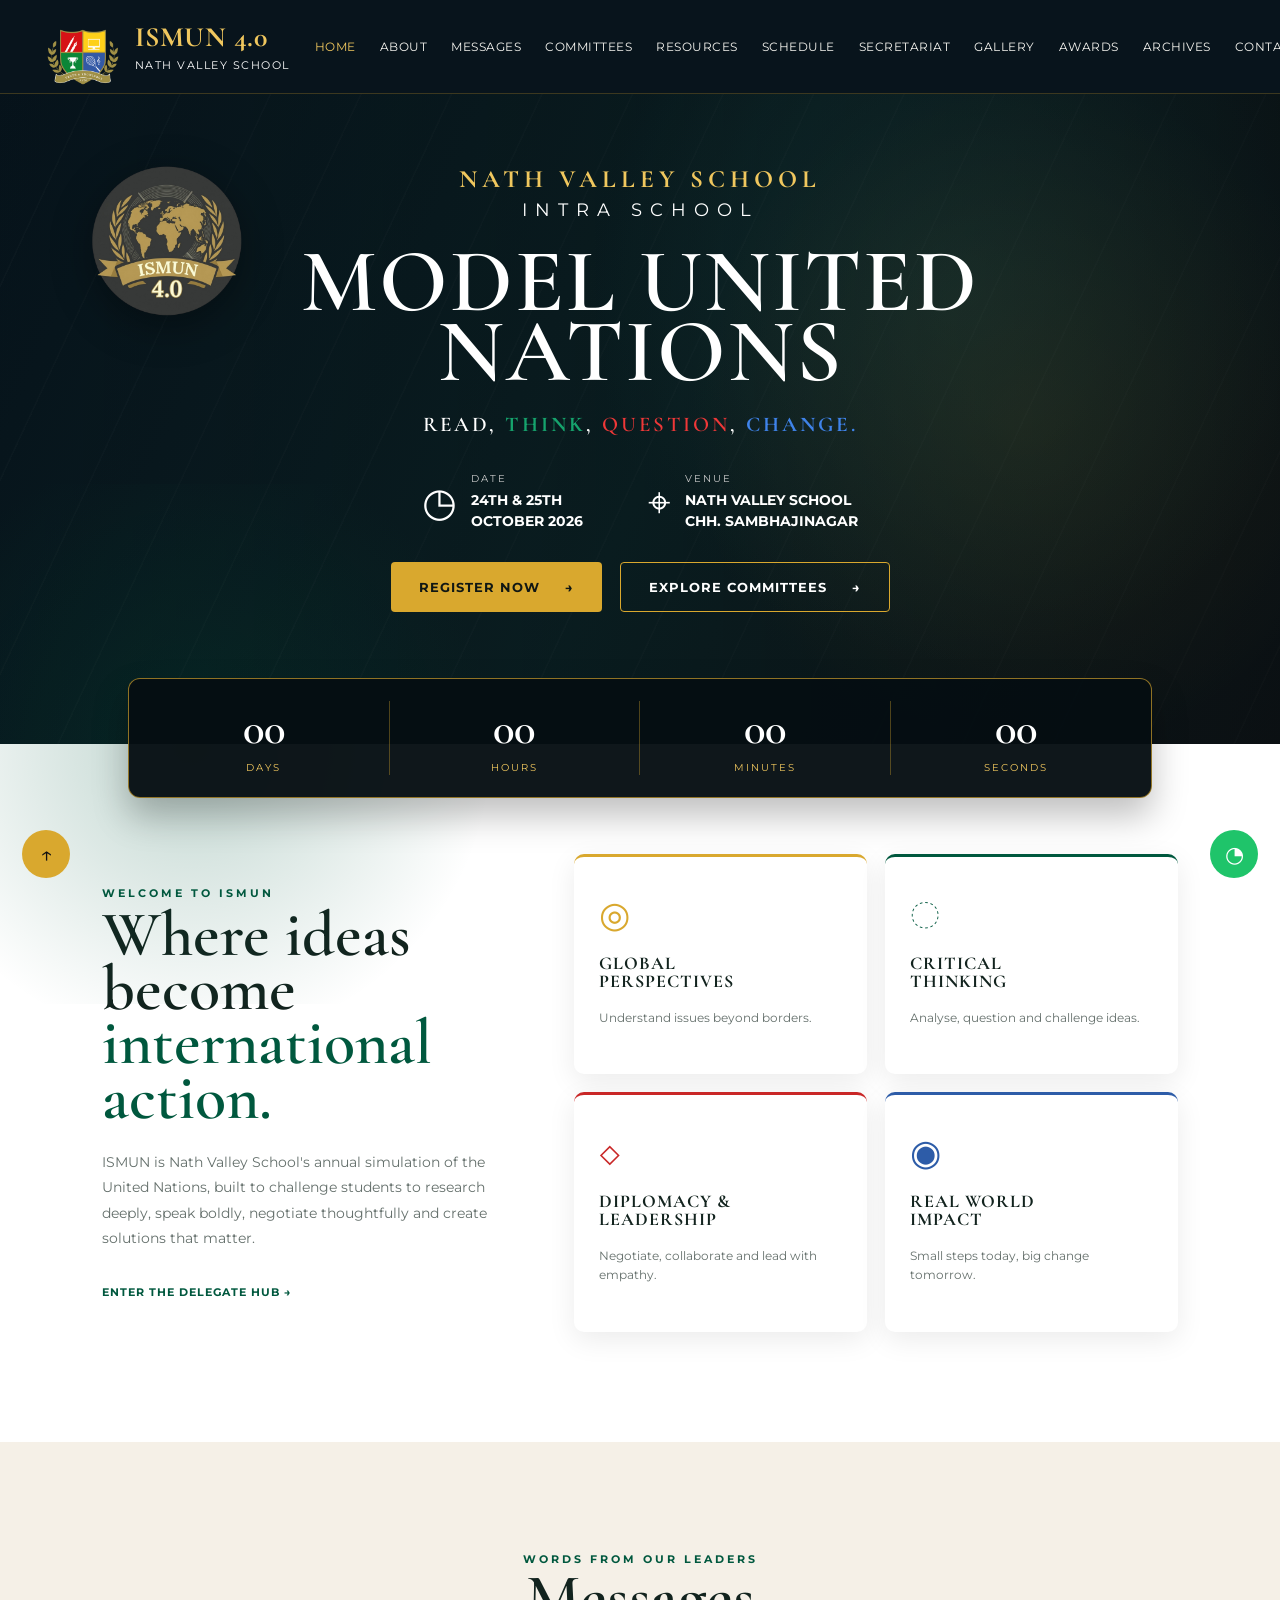
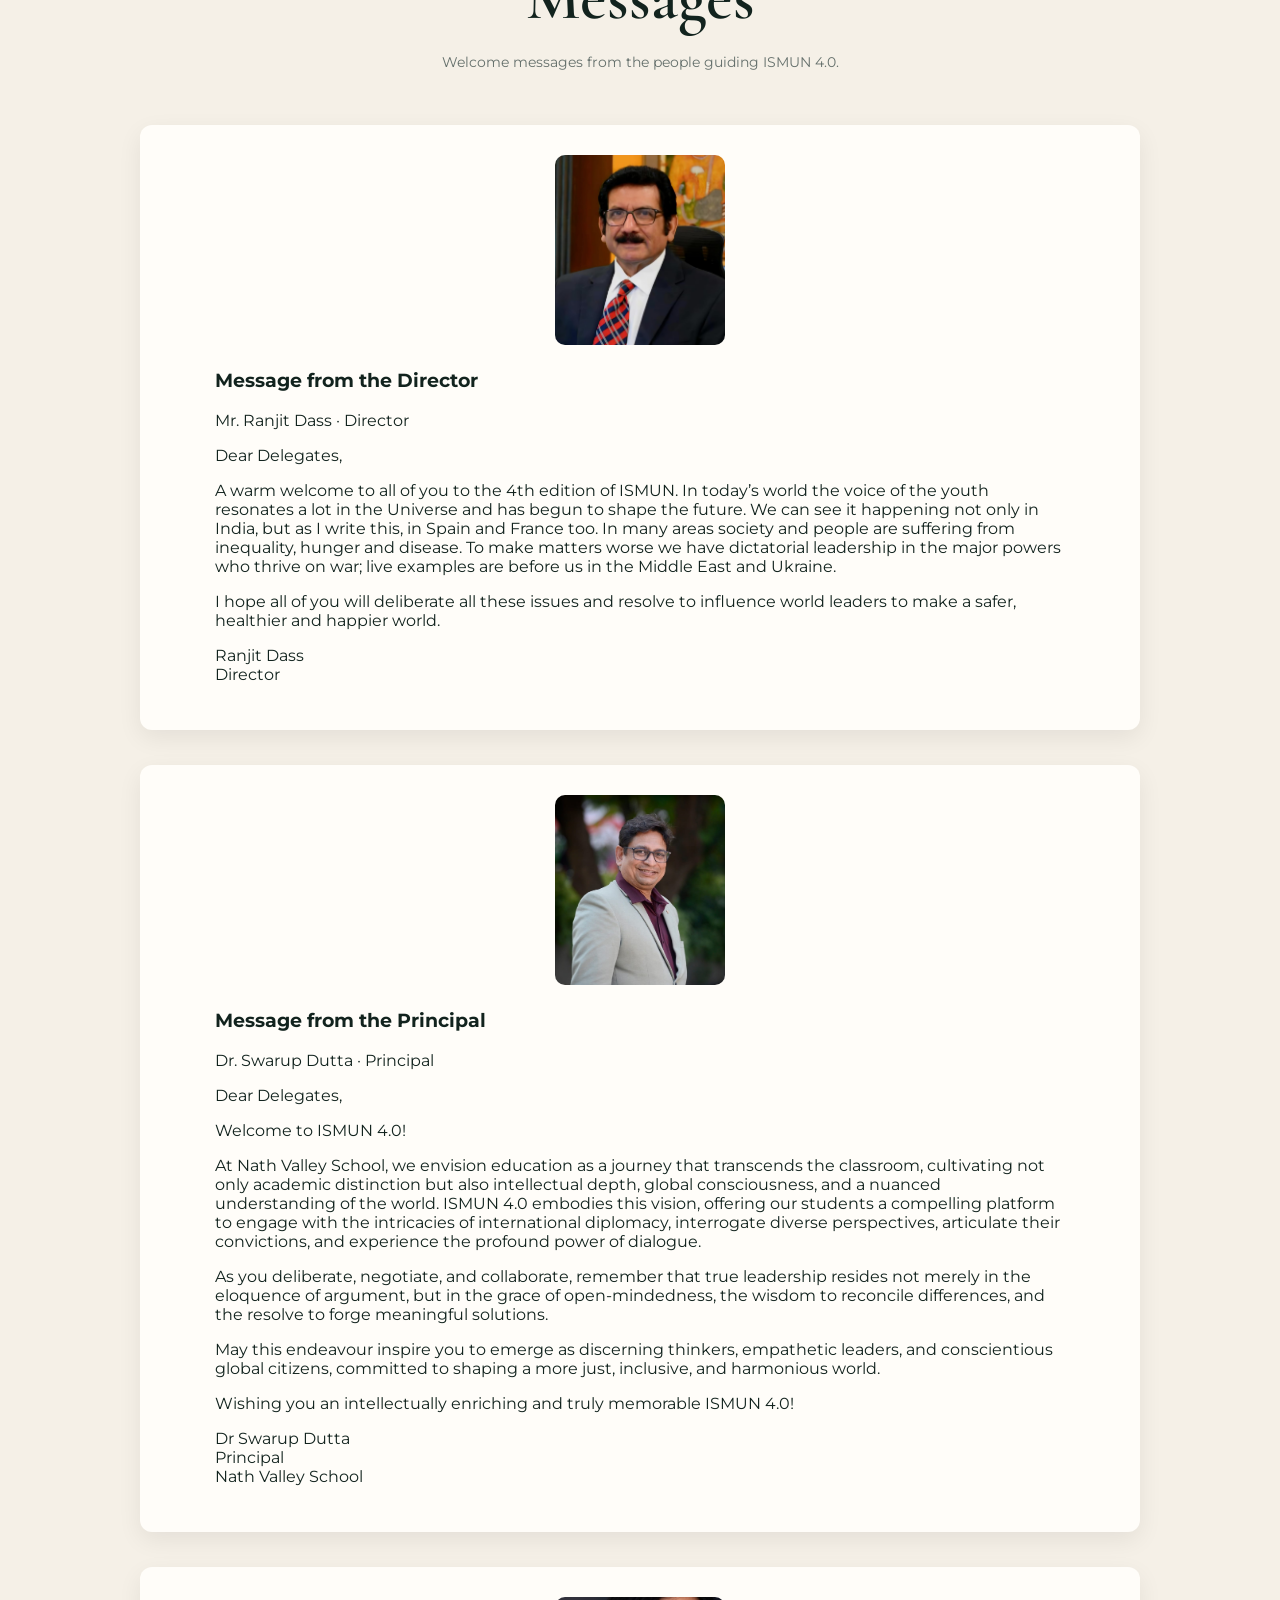
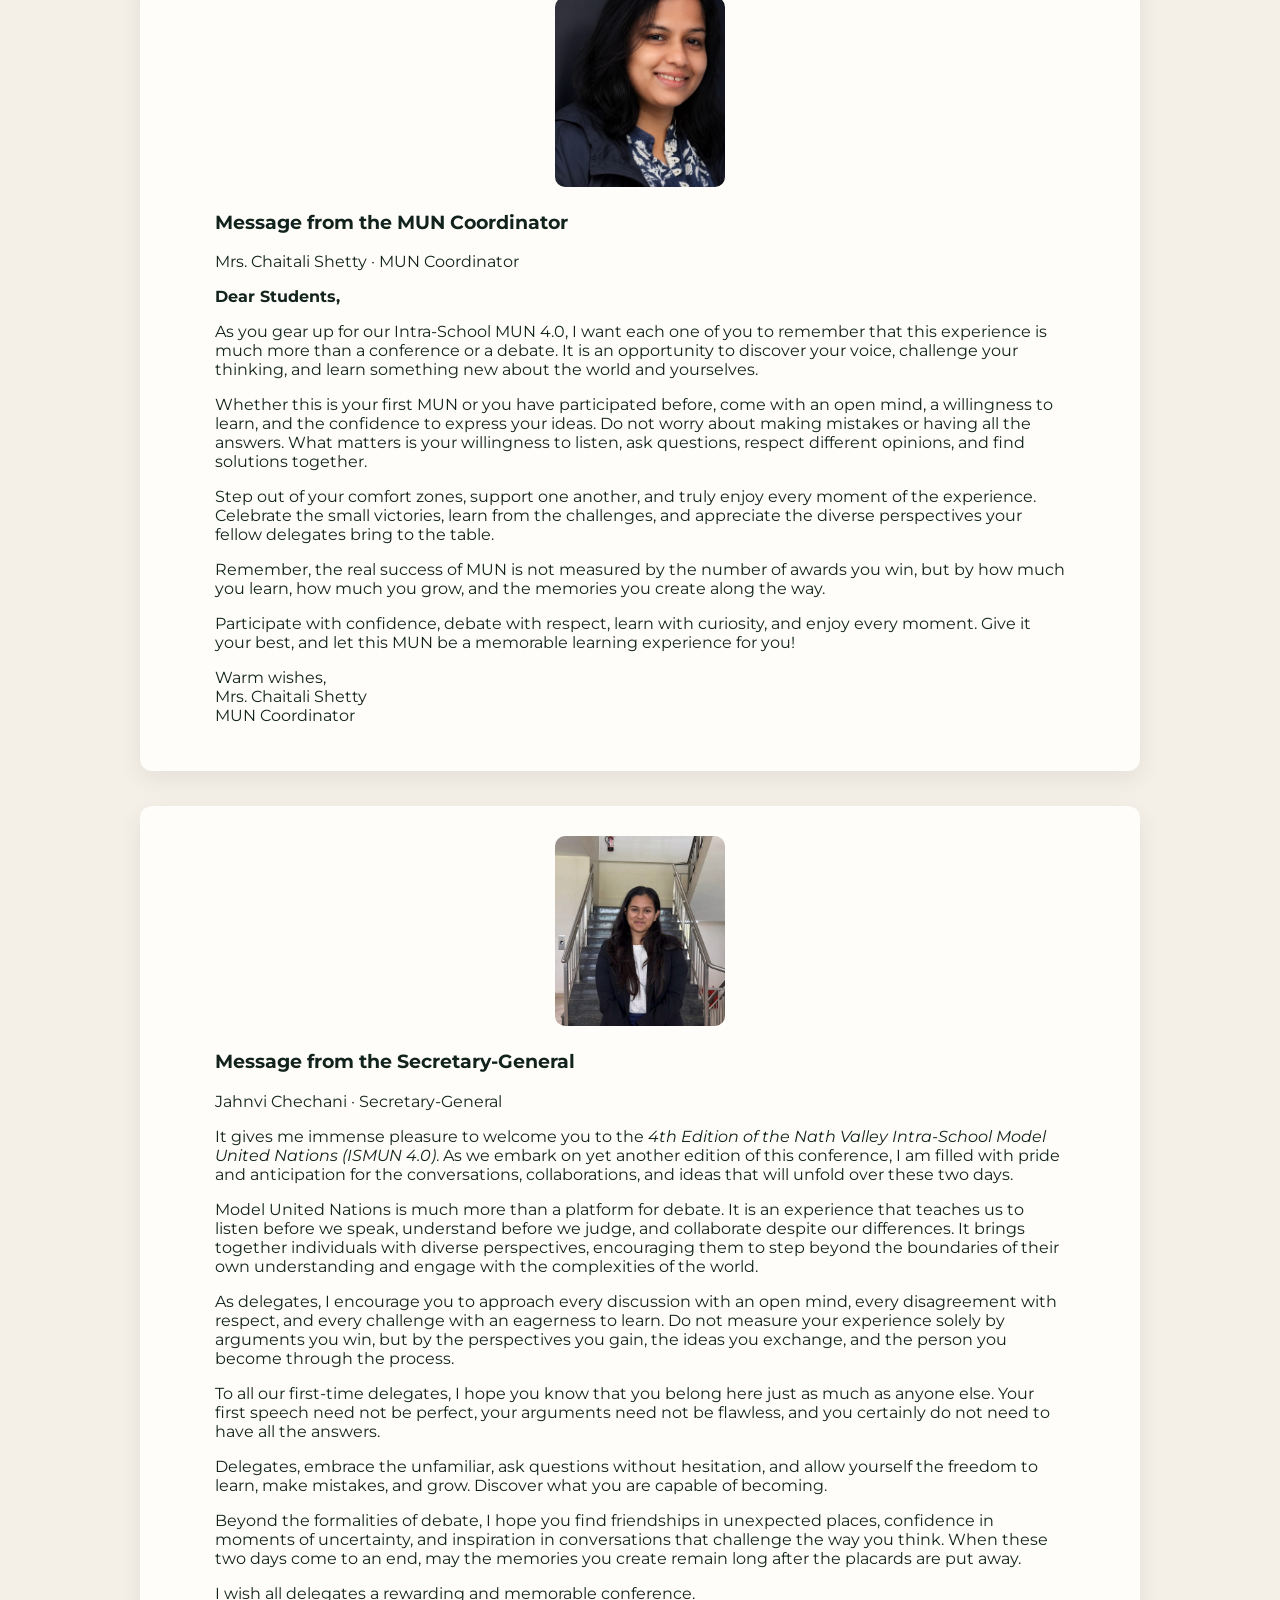
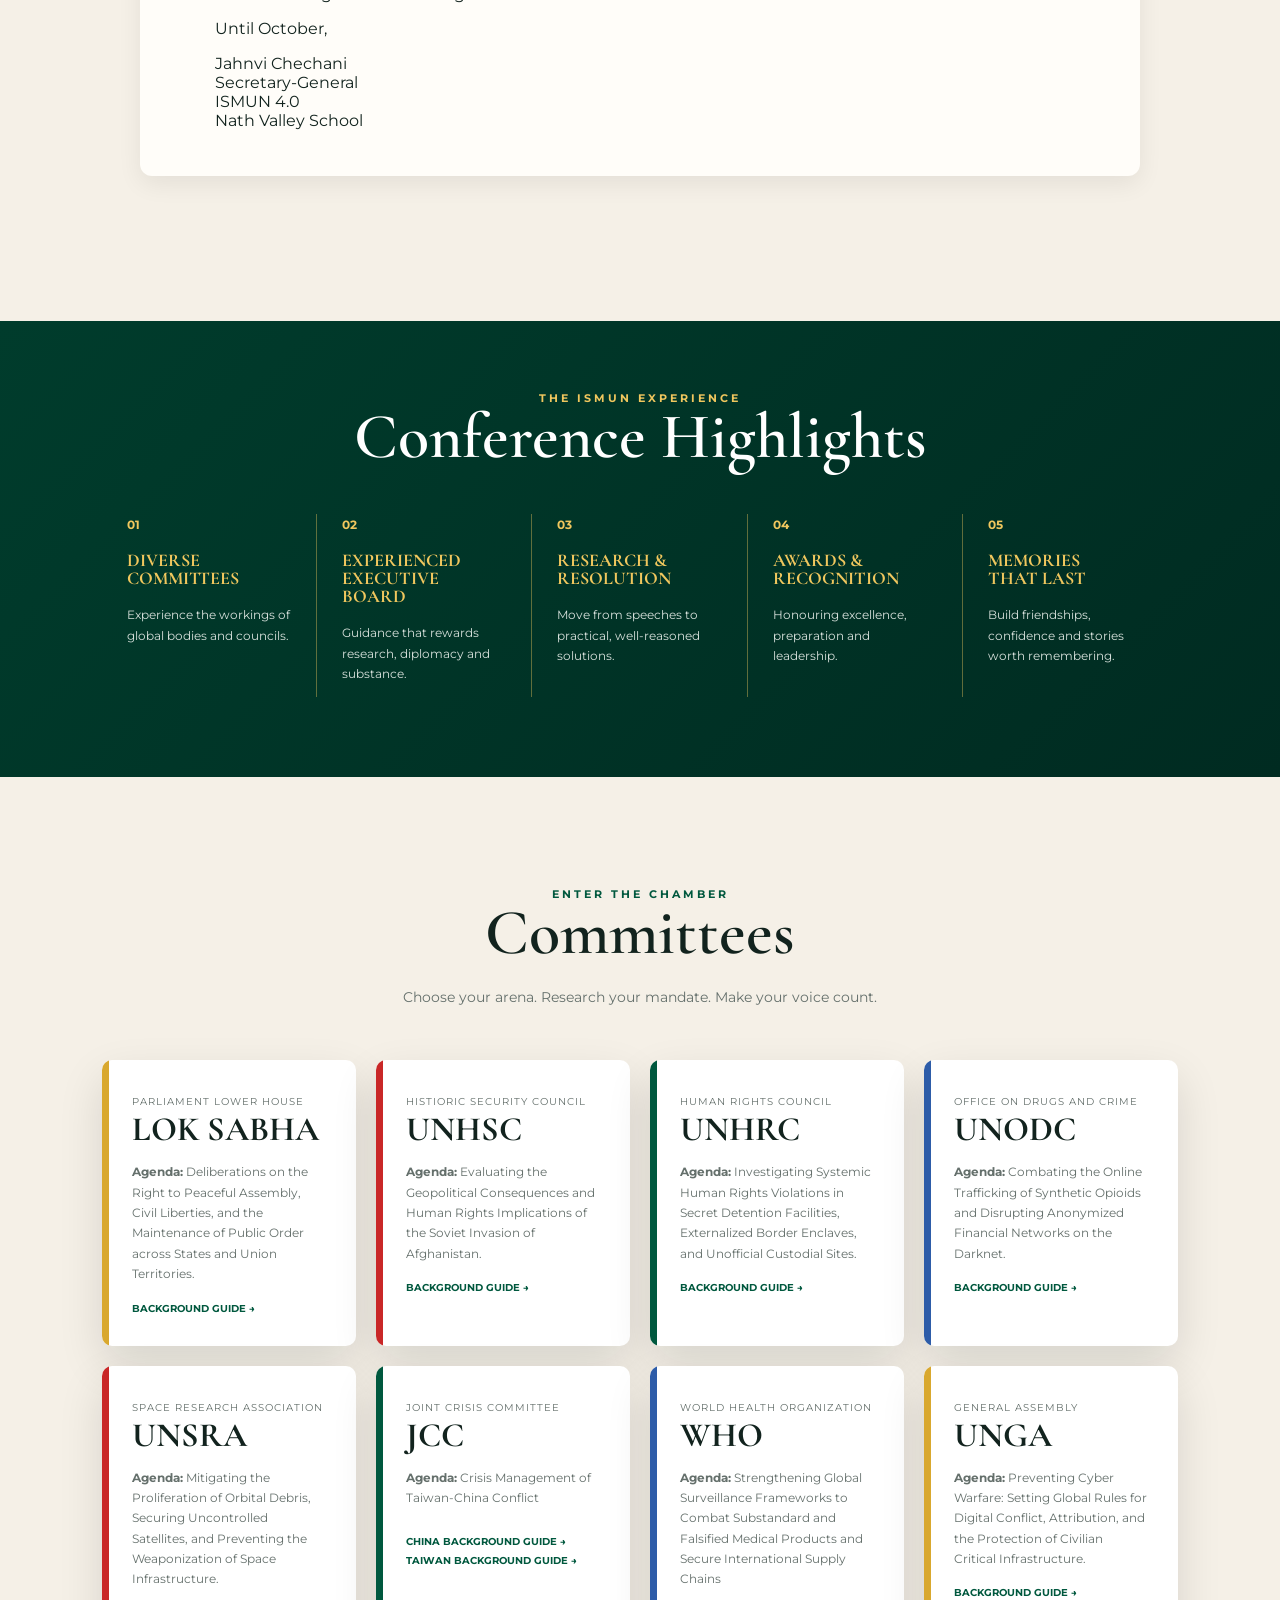
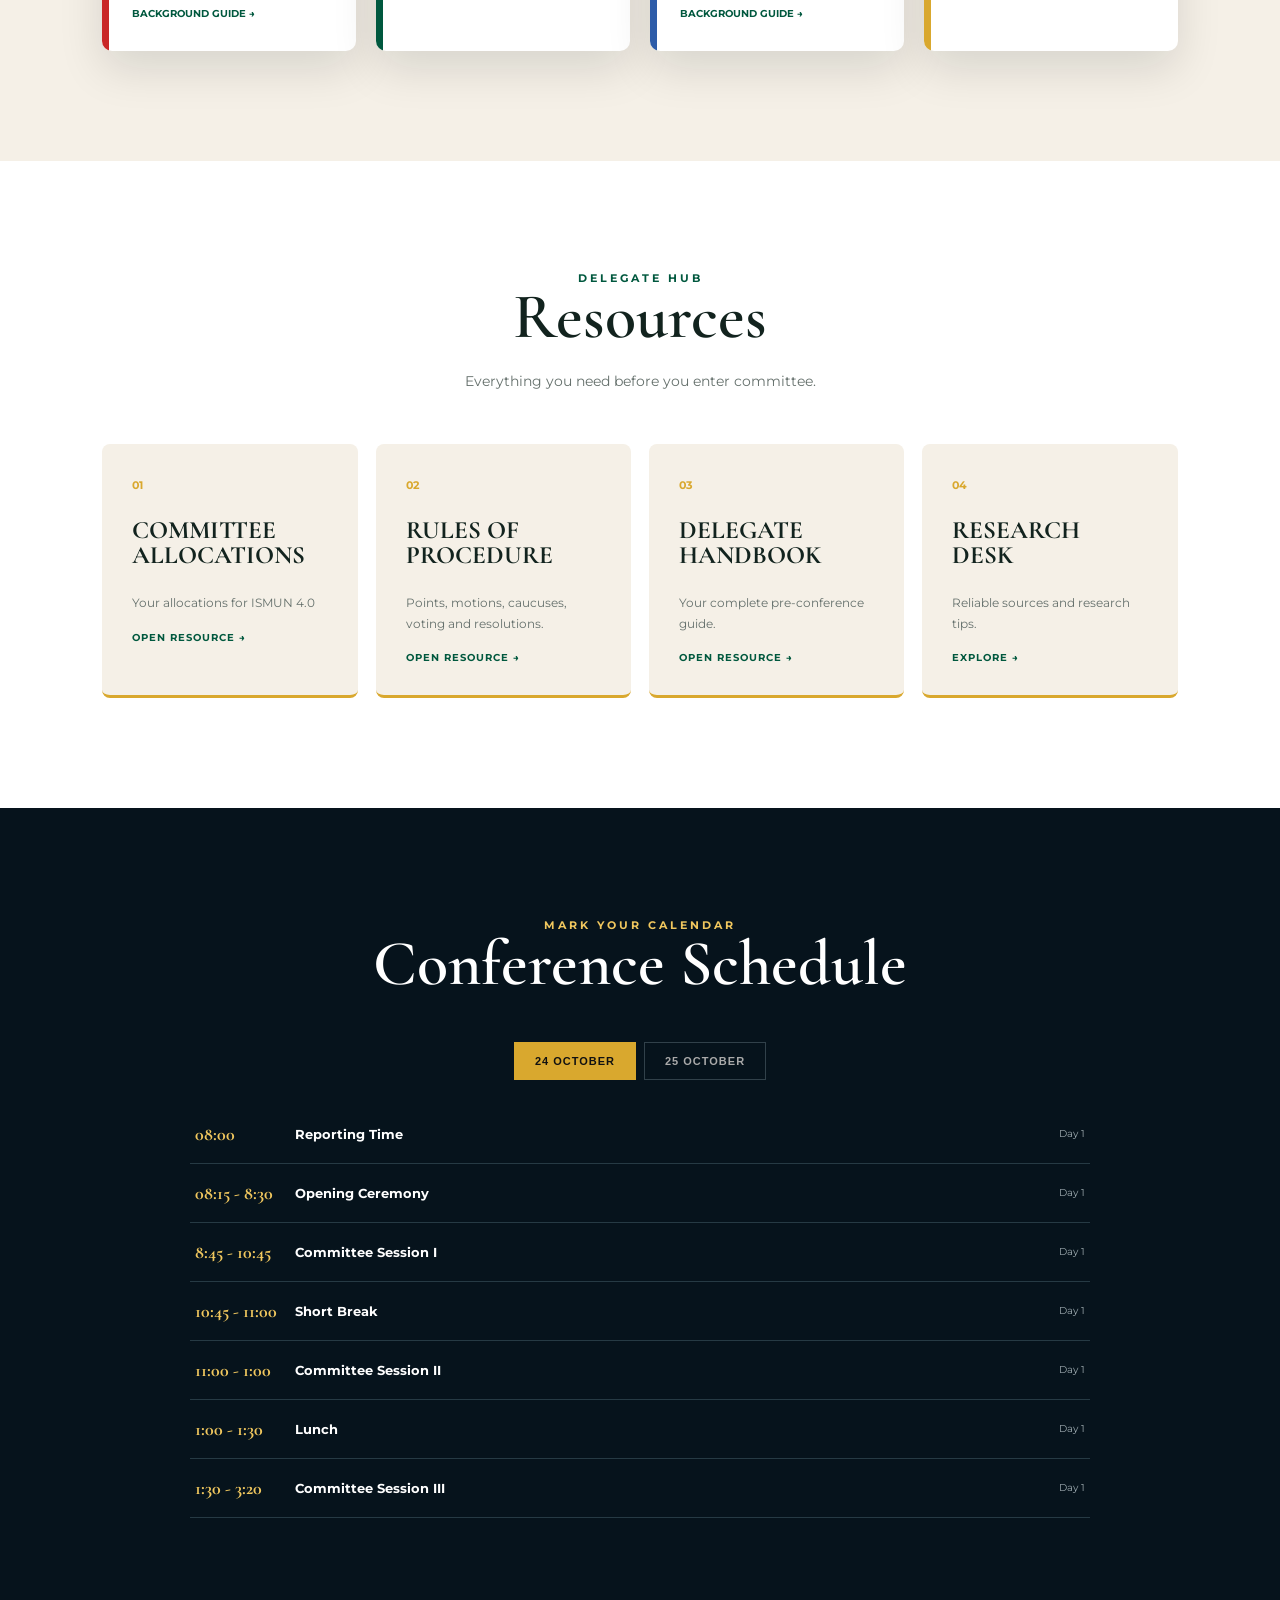
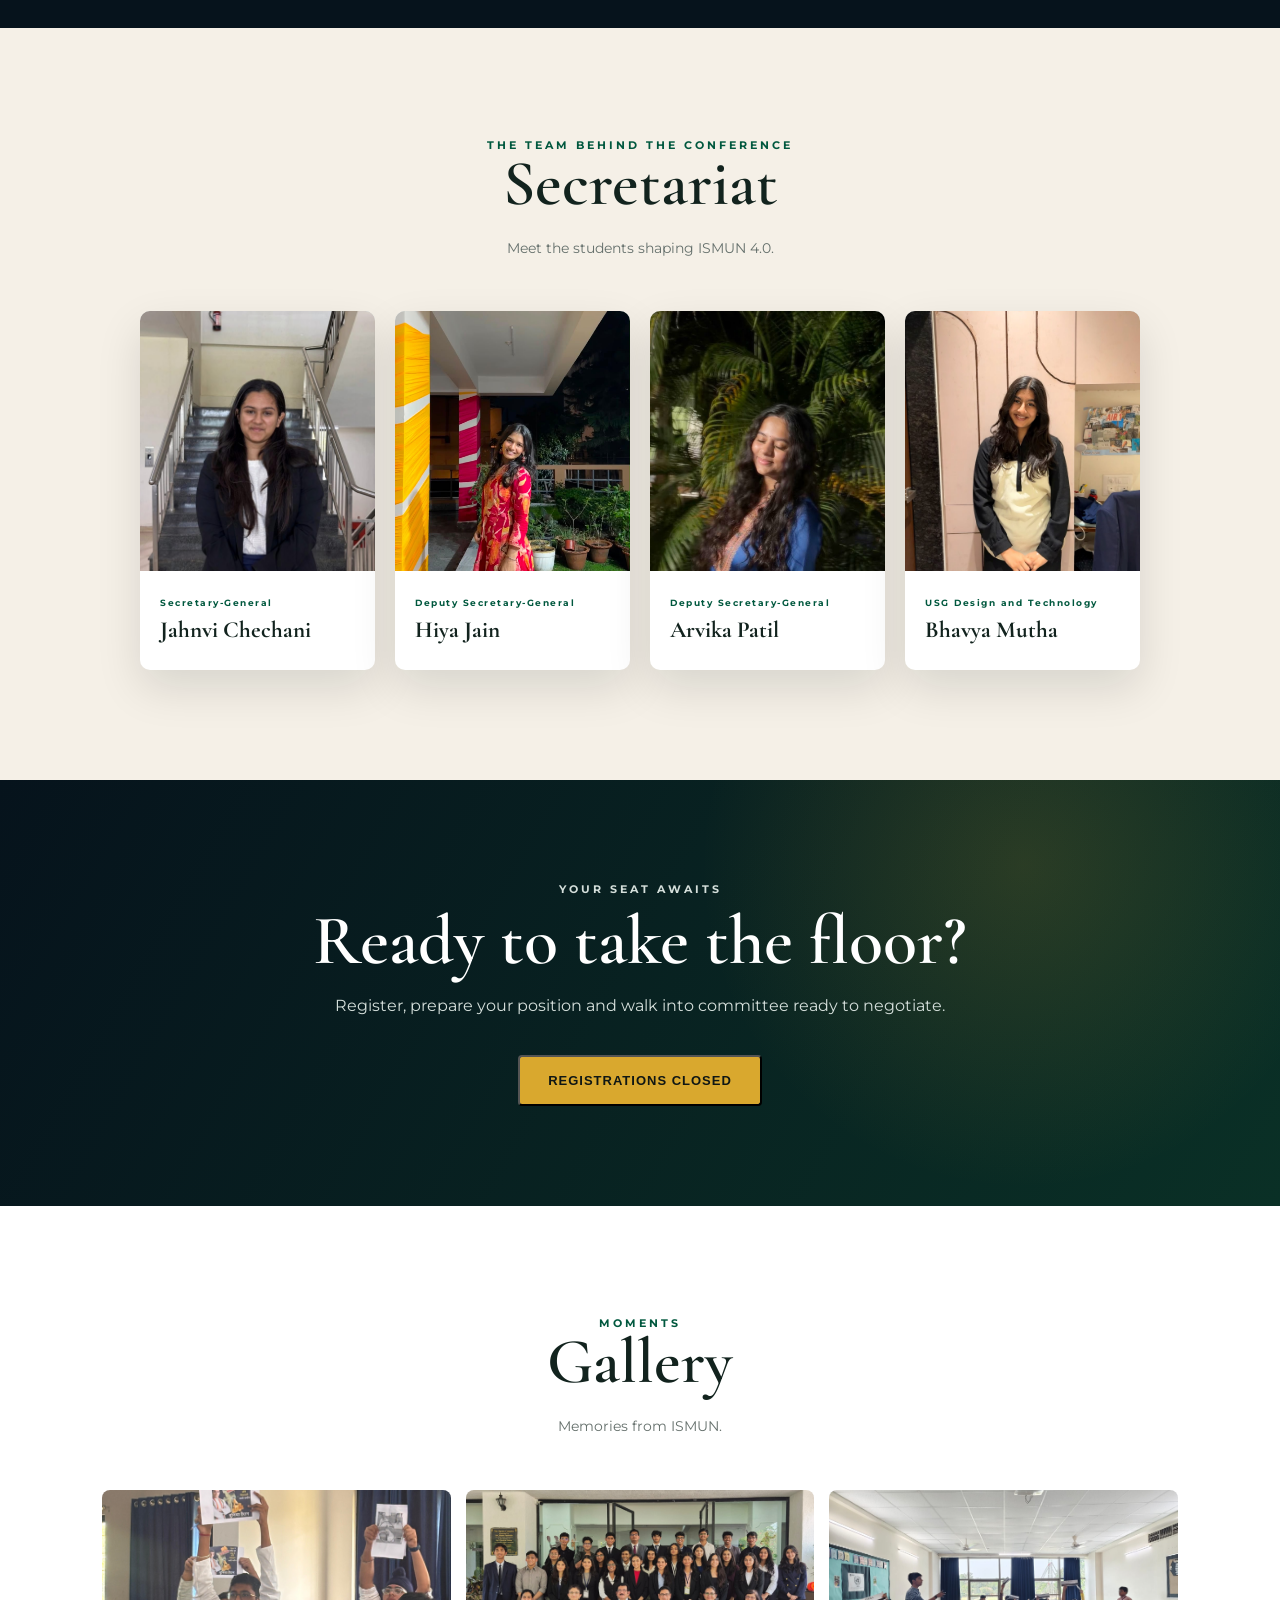
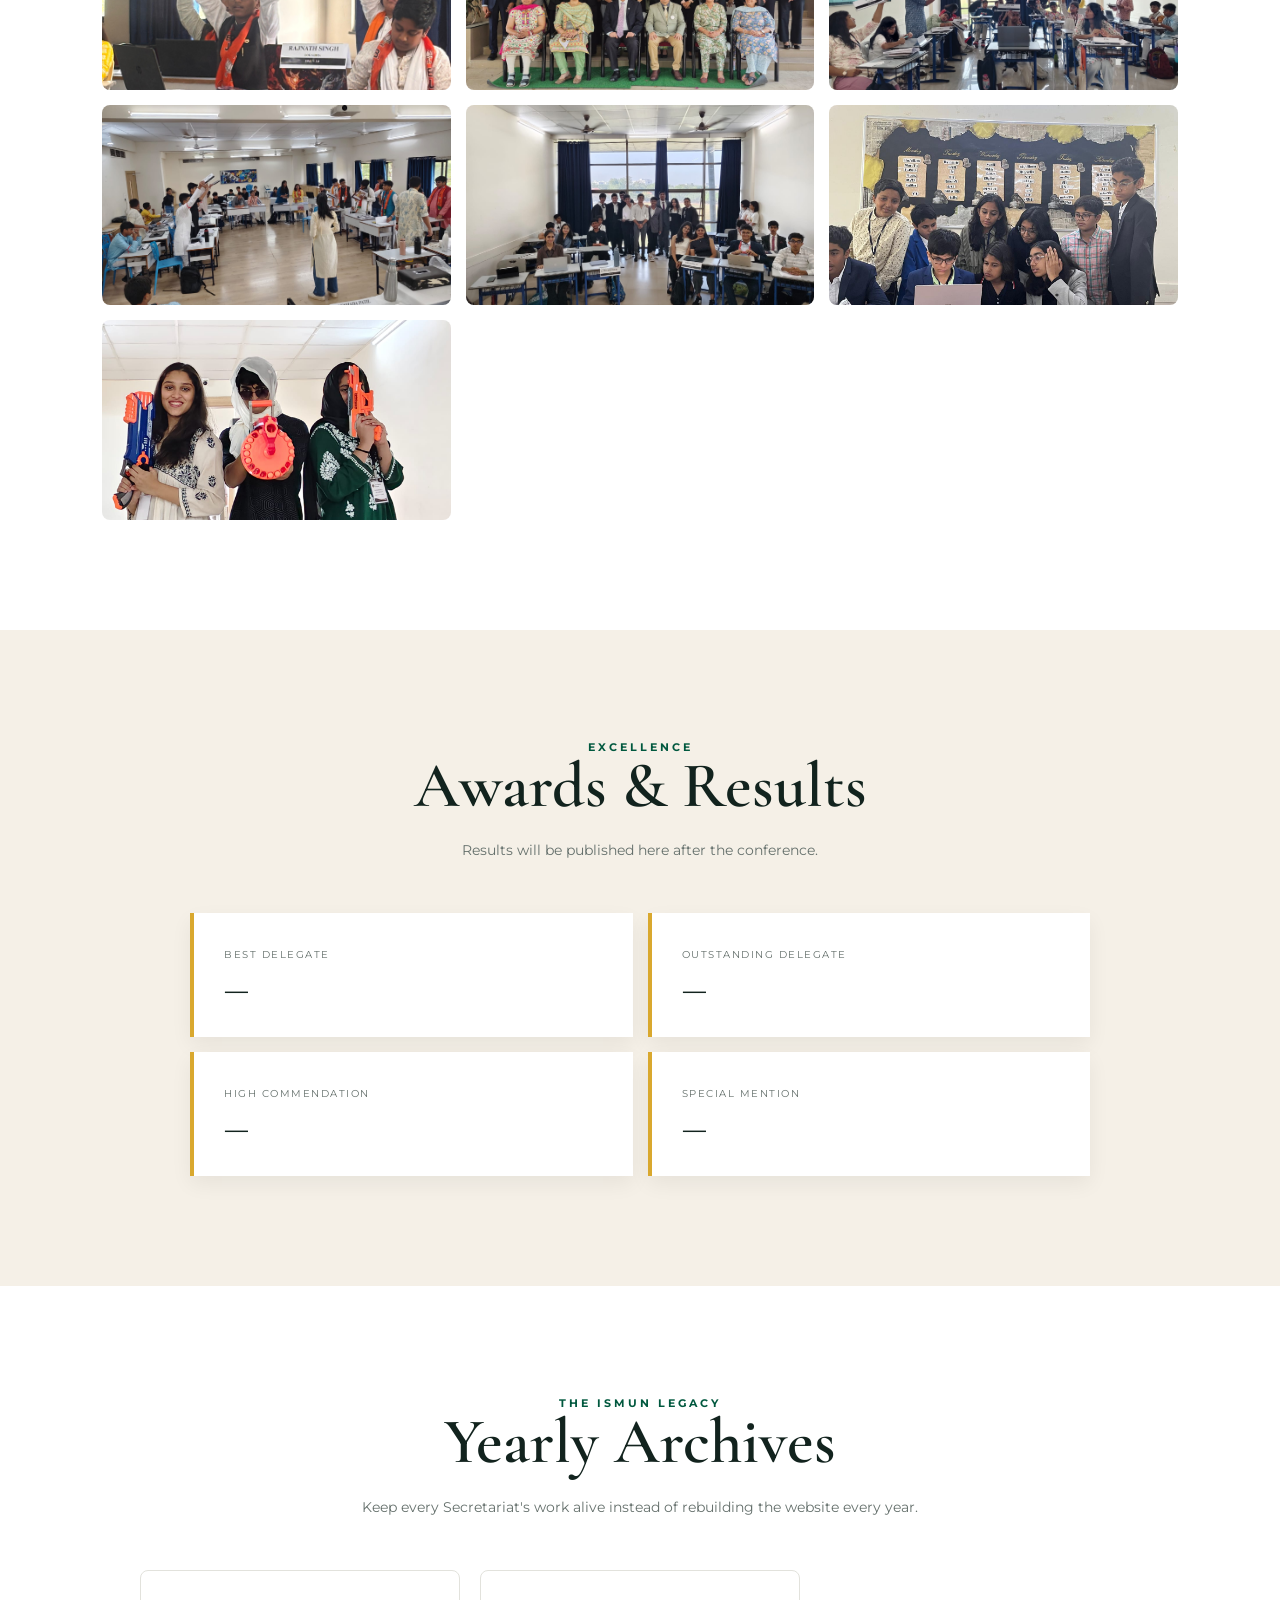
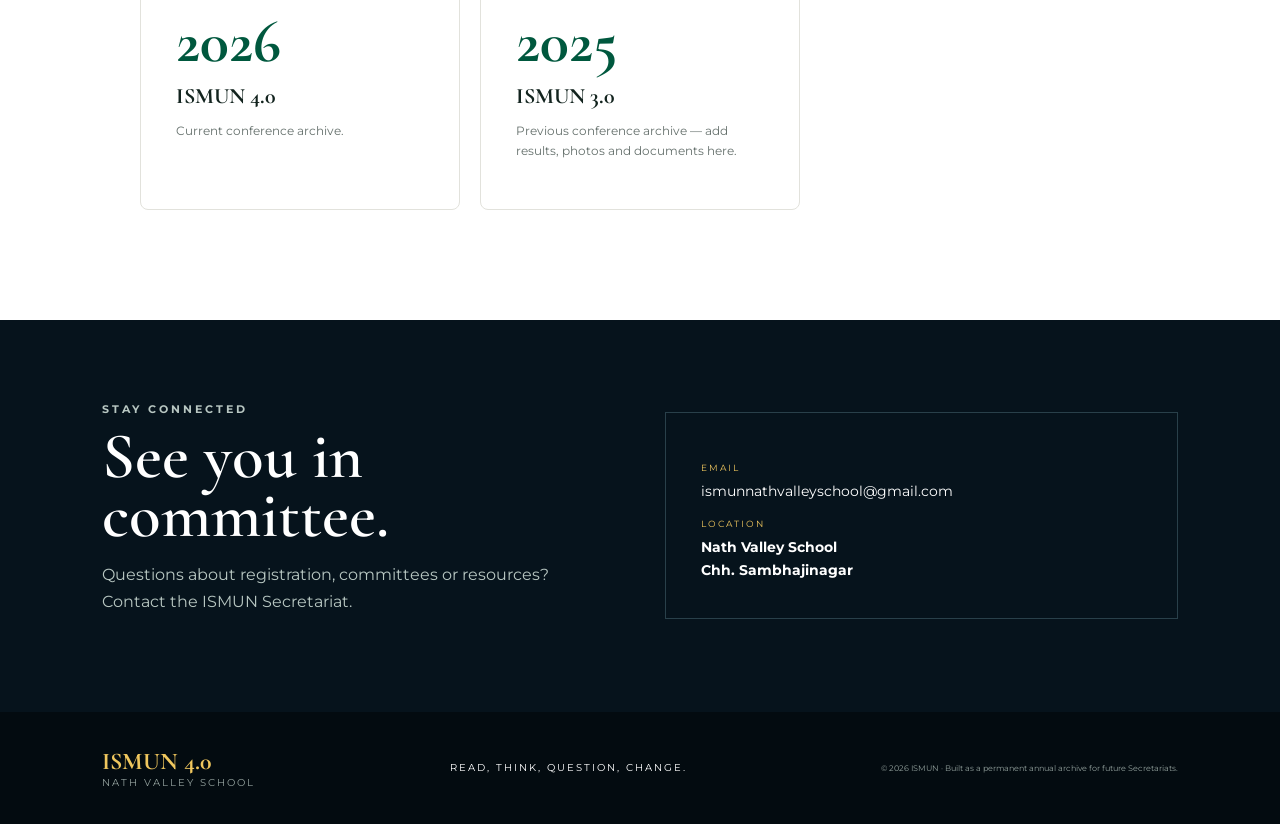
<file: index.html>
<!DOCTYPE html>
<html lang="en">
<head>
<meta charset="UTF-8">
<meta name="viewport" content="width=device-width, initial-scale=1.0">
<meta name="description" content="ISMUN 4.0 — Intra School Model United Nations, Nath Valley School, Chh. Sambhajinagar.">
<title>ISMUN 4.0 | Nath Valley School</title>

<link rel="preconnect" href="https://fonts.googleapis.com">
<link rel="preconnect" href="https://fonts.gstatic.com" crossorigin>
<link href="https://fonts.googleapis.com/css2?family=Cormorant+Garamond:wght@500;600;700&family=Montserrat:wght@400;500;600;700&display=swap" rel="stylesheet">

<link rel="stylesheet" href="style.css">
</head>

<body>

<header class="site-header">
  <a class="brand" href="#home">
    <img src="assets/school-crest.png" alt="Nath Valley School crest">
    <div>
      <strong>ISMUN 4.0</strong>
      <span>NATH VALLEY SCHOOL</span>
    </div>
  </a>

  <button class="menu-toggle" aria-label="Open menu">☰</button>

  <nav id="nav">
    <a href="#home" class="active">HOME</a>
    <a href="#about">ABOUT</a>
    <a href="#messages">MESSAGES</a>
    <a href="#committees">COMMITTEES</a>
    <a href="#resources">RESOURCES</a>
    <a href="#schedule">SCHEDULE</a>
    <a href="#secretariat">SECRETARIAT</a>
    <a href="#gallery">GALLERY</a>
    <a href="#awards">AWARDS</a>
    <a href="#archives">ARCHIVES</a>
    <a href="#contact">CONTACT</a>
    <a class="nav-cta" href="#" onclick="alert('REGISTRATIONS CLOSED'); return false;">REGISTER NOW</a>
  </nav>
</header>

<main>

<!-- HOME -->
<section id="home" class="hero">
  <div class="hero-glow"></div>
  <div class="hero-grid"></div>

  <div class="hero-content reveal">
    <img class="ismun-mark" src="assets/ismun-4.0-logo.png" alt="ISMUN 4.0">

    <h2>NATH VALLEY SCHOOL</h2>
 
    <p class="eyebrow">INTRA SCHOOL</p>

    <h1>MODEL UNITED NATIONS</h1>

    <p class="tagline">
      <i>READ</i>, <b>THINK</b>, <em>QUESTION</em>, <strong>CHANGE.</strong>
    </p>

    <div class="event-meta">
      <div>
        <span class="meta-icon">◷</span>
        <div>
          <small>DATE</small>
          <strong>24TH &amp; 25TH<br>OCTOBER 2026</strong>
        </div>
      </div>

      <div>
        <span class="meta-icon">⌖</span>
        <div>
          <small>VENUE</small>
          <strong>NATH VALLEY SCHOOL<br>CHH. SAMBHAJINAGAR</strong>
        </div>
      </div>
    </div>

    <div class="hero-actions">
      <a class="btn gold" href="#registration">REGISTER NOW <span>→</span></a>
      <a class="btn outline" href="#committees">EXPLORE COMMITTEES <span>→</span></a>
    </div>
  </div>

  <div class="countdown" id="countdown">
    <div><strong id="days">00</strong><span>DAYS</span></div>
    <div><strong id="hours">00</strong><span>HOURS</span></div>
    <div><strong id="minutes">00</strong><span>MINUTES</span></div>
    <div><strong id="seconds">00</strong><span>SECONDS</span></div>
  </div>
</section>

<!-- ABOUT -->
<section id="about" class="section light">
  <div class="section-intro reveal">
    <p class="kicker">WELCOME TO ISMUN</p>

    <h2>Where ideas become<br><span>international action.</span></h2>

    <p>
      ISMUN is Nath Valley School's annual simulation of the United Nations,
      built to challenge students to research deeply, speak boldly,
      negotiate thoughtfully and create solutions that matter.
    </p>

    <a class="text-link" href="#resources">ENTER THE DELEGATE HUB →</a>
  </div>

  <div class="value-grid">
    <article class="value-card gold-accent reveal">
      <div class="icon">◎</div>
      <h3>GLOBAL<br>PERSPECTIVES</h3>
      <p>Understand issues beyond borders.</p>
    </article>

    <article class="value-card green-accent reveal">
      <div class="icon">◌</div>
      <h3>CRITICAL<br>THINKING</h3>
      <p>Analyse, question and challenge ideas.</p>
    </article>

    <article class="value-card red-accent reveal">
      <div class="icon">◇</div>
      <h3>DIPLOMACY &amp;<br>LEADERSHIP</h3>
      <p>Negotiate, collaborate and lead with empathy.</p>
    </article>

    <article class="value-card blue-accent reveal">
      <div class="icon">◉</div>
      <h3>REAL WORLD<br>IMPACT</h3>
      <p>Small steps today, big change tomorrow.</p>
    </article>
  </div>
</section>
<!-- MESSAGES -->
<section id="messages" class="section cream">
  <div class="section-title dark reveal">
    <p class="kicker">WORDS FROM OUR LEADERS</p>
    <h2>Messages</h2>
    <p>Welcome messages from the people guiding ISMUN 4.0.</p>
  </div>

  <div class="messages-grid">

    <article class="message-card reveal">
      <img src="assets/director.jpeg" alt="Mr. Ranjit Dass">
      <div class="message-content">
        <h3>Message from the Director</h3>
        <p class="message-author">Mr. Ranjit Dass · Director</p>
        <p>Dear Delegates,</p>
        <p>A warm welcome to all of you to the 4th edition of ISMUN. In today’s world the voice of the youth resonates a lot in the Universe and has begun to shape the future. We can see it happening not only in India, but as I write this, in Spain and France too. In many areas society and people are suffering from inequality, hunger and disease. To make matters worse we have dictatorial leadership in the major powers who thrive on war; live examples are before us in the Middle East and Ukraine.</p>
        <p>I hope all of you will deliberate all these issues and resolve to influence world leaders to make a safer, healthier and happier world.</p>
        <p class="message-signature">Ranjit Dass<br>Director</p>
      </div>
    </article>

    <article class="message-card reveal">
      <img src="assets/principal.jpeg" alt="Dr. Swarup Dutta">
      <div class="message-content">
        <h3>Message from the Principal</h3>
        <p class="message-author">Dr. Swarup Dutta · Principal</p>
        <p>Dear Delegates,</p>
        <p>Welcome to ISMUN 4.0!</p>
        <p>At Nath Valley School, we envision education as a journey that transcends the classroom, cultivating not only academic distinction but also intellectual depth, global consciousness, and a nuanced understanding of the world. ISMUN 4.0 embodies this vision, offering our students a compelling platform to engage with the intricacies of international diplomacy, interrogate diverse perspectives, articulate their convictions, and experience the profound power of dialogue.</p>
        <p>As you deliberate, negotiate, and collaborate, remember that true leadership resides not merely in the eloquence of argument, but in the grace of open-mindedness, the wisdom to reconcile differences, and the resolve to forge meaningful solutions.</p>
        <p>May this endeavour inspire you to emerge as discerning thinkers, empathetic leaders, and conscientious global citizens, committed to shaping a more just, inclusive, and harmonious world.</p>
        <p>Wishing you an intellectually enriching and truly memorable ISMUN 4.0!</p>
        <p class="message-signature">Dr Swarup Dutta<br>Principal<br>Nath Valley School</p>
      </div>
    </article>
    <article class="message-card reveal">
      <img src="assets/coordinator.jpeg" alt="Mrs. Chaitali Shetty">
      <div class="message-content">
        <h3>Message from the MUN Coordinator</h3>
        <p class="message-author">Mrs. Chaitali Shetty · MUN Coordinator</p>
        <p><strong>Dear Students,</strong></p>
        <p>As you gear up for our Intra-School MUN 4.0, I want each one of you to remember that this experience is much more than a conference or a debate. It is an opportunity to discover your voice, challenge your thinking, and learn something new about the world and yourselves.</p>
        <p>Whether this is your first MUN or you have participated before, come with an open mind, a willingness to learn, and the confidence to express your ideas. Do not worry about making mistakes or having all the answers. What matters is your willingness to listen, ask questions, respect different opinions, and find solutions together.</p>
        <p>Step out of your comfort zones, support one another, and truly enjoy every moment of the experience. Celebrate the small victories, learn from the challenges, and appreciate the diverse perspectives your fellow delegates bring to the table.</p>
        <p>Remember, the real success of MUN is not measured by the number of awards you win, but by how much you learn, how much you grow, and the memories you create along the way.</p>
        <p>Participate with confidence, debate with respect, learn with curiosity, and enjoy every moment. Give it your best, and let this MUN be a memorable learning experience for you!</p>
        <p class="message-signature">Warm wishes,<br>Mrs. Chaitali Shetty<br>MUN Coordinator</p>
      </div>
    </article>

    <article class="message-card reveal">
      <img src="assets/secretary general.jpeg" alt="Jahnvi Chechani">
      <div class="message-content">
        <h3>Message from the Secretary-General</h3>
        <p class="message-author">Jahnvi Chechani · Secretary-General</p>
        <p>It gives me immense pleasure to welcome you to the <em>4th Edition of the Nath Valley Intra-School Model United Nations (ISMUN 4.0)</em>. As we embark on yet another edition of this conference, I am filled with pride and anticipation for the conversations, collaborations, and ideas that will unfold over these two days.</p>
        <p>Model United Nations is much more than a platform for debate. It is an experience that teaches us to listen before we speak, understand before we judge, and collaborate despite our differences. It brings together individuals with diverse perspectives, encouraging them to step beyond the boundaries of their own understanding and engage with the complexities of the world.</p>
        <p>As delegates, I encourage you to approach every discussion with an open mind, every disagreement with respect, and every challenge with an eagerness to learn. Do not measure your experience solely by arguments you win, but by the perspectives you gain, the ideas you exchange, and the person you become through the process.</p>
        <p>To all our first-time delegates, I hope you know that you belong here just as much as anyone else. Your first speech need not be perfect, your arguments need not be flawless, and you certainly do not need to have all the answers.</p>
        <p>Delegates, embrace the unfamiliar, ask questions without hesitation, and allow yourself the freedom to learn, make mistakes, and grow. Discover what you are capable of becoming.</p>
        <p>Beyond the formalities of debate, I hope you find friendships in unexpected places, confidence in moments of uncertainty, and inspiration in conversations that challenge the way you think. When these two days come to an end, may the memories you create remain long after the placards are put away.</p>
        <p>I wish all delegates a rewarding and memorable conference.</p>
        <p>Until October,</p>
        <p class="message-signature">Jahnvi Chechani<br>Secretary-General<br>ISMUN 4.0<br>Nath Valley School</p>
      </div>
    </article>



  </div>
</section>

<!-- CONFERENCE HIGHLIGHTS -->
<section class="highlights">
  <div class="section-title reveal">
    <p class="kicker gold-text">THE ISMUN EXPERIENCE</p>
    <h2>Conference Highlights</h2>
  </div>

  <div class="highlight-grid">
    <div>
      <span>01</span>
      <h3>DIVERSE<br>COMMITTEES</h3>
      <p>Experience the workings of global bodies and councils.</p>
    </div>

    <div>
      <span>02</span>
      <h3>EXPERIENCED<br>EXECUTIVE BOARD</h3>
      <p>Guidance that rewards research, diplomacy and substance.</p>
    </div>

    <div>
      <span>03</span>
      <h3>RESEARCH &amp;<br>RESOLUTION</h3>
      <p>Move from speeches to practical, well-reasoned solutions.</p>
    </div>

    <div>
      <span>04</span>
      <h3>AWARDS &amp;<br>RECOGNITION</h3>
      <p>Honouring excellence, preparation and leadership.</p>
    </div>

    <div>
      <span>05</span>
      <h3>MEMORIES<br>THAT LAST</h3>
      <p>Build friendships, confidence and stories worth remembering.</p>
    </div>
  </div>
</section>

<!-- COMMITTEES -->
<section id="committees" class="section cream">
  <div class="section-title dark reveal">
    <p class="kicker">ENTER THE CHAMBER</p>
    <h2>Committees</h2>
    <p>Choose your arena. Research your mandate. Make your voice count.</p>
  </div>

  <div id="committee-grid" class="committee-grid"></div>
</section>

<!-- RESOURCES -->
<section id="resources" class="section light">
  <div class="section-title dark reveal">
    <p class="kicker">DELEGATE HUB</p>
    <h2>Resources</h2>
    <p>Everything you need before you enter committee.</p>
  </div>

  <div class="resource-grid">
    <a class="resource-card" href="https://docs.google.com/spreadsheets/d/1cpFLUzi-VuhGIDvRgT1DdLbMit6DwgAtdl5VtQn7jnE/edit?usp=sharing" target="_blank" rel="noopener noreferrer">
      <span>01</span>
      <h3>COMMITTEE<br>ALLOCATIONS</h3>
      <p>Your allocations for ISMUN 4.0</p>
      <b>OPEN RESOURCE →</b>
    </a>

    <a class="resource-card" href="assets/rop.pdf" target="_blank" rel="noopener noreferrer">
      <span>02</span>
      <h3>RULES OF<br>PROCEDURE</h3>
      <p>Points, motions, caucuses, voting and resolutions.</p>
      <b>OPEN RESOURCE →</b>
    </a>

    <a class="resource-card" href="assets/paper.pdf" target="_blank" rel="noopener noreferrer">
      <span>03</span>
      <h3>DELEGATE<br>HANDBOOK</h3>
      <p>Your complete pre-conference guide.</p>
      <b>OPEN RESOURCE →</b>
    </a>

    <a class="resource-card" href="#">
      <span>04</span>
      <h3>RESEARCH<br>DESK</h3>
      <p>Reliable sources and research tips.</p>
      <b>EXPLORE →</b>
    </a>
  </div>
</section>

<!-- SCHEDULE -->
<section id="schedule" class="section dark-section">
  <div class="section-title reveal">
    <p class="kicker gold-text">MARK YOUR CALENDAR</p>
    <h2>Conference Schedule</h2>
  </div>

  <div class="schedule-tabs">
    <button class="active" data-day="Day 1">24 OCTOBER</button>
    <button data-day="Day 2">25 OCTOBER</button>
  </div>

  <div id="schedule-list" class="schedule-list"></div>
</section>

<!-- SECRETARIAT -->
<section id="secretariat" class="section cream">
  <div class="section-title dark reveal">
    <p class="kicker">THE TEAM BEHIND THE CONFERENCE</p>
    <h2>Secretariat</h2>
    <p>Meet the students shaping ISMUN 4.0.</p>
  </div>

  <div id="secretariat-grid" class="people-grid"></div>
</section>

<!-- REGISTRATION -->
<section id="registration" class="registration">
  <div class="registration-inner reveal">
    <p class="kicker gold-text">YOUR SEAT AWAITS</p>
    <h2>Ready to take the floor?</h2>
    <p>Register, prepare your position and walk into committee ready to negotiate.</p>
    <button id="register-btn" class="btn gold" type="button" onclick="alert('REGISTRATIONS CLOSED')">REGISTRATIONS CLOSED</button>
  </div>
</section>

<!-- GALLERY -->
<section id="gallery" class="section light">
  <div class="section-title dark reveal">
    <p class="kicker">MOMENTS</p>
    <h2>Gallery</h2>
    <p>Memories from ISMUN.</p>
  </div>

  <div class="gallery-grid">
    <a href="assets/ismun%201.jpeg">
     <img class="gallery-photo" src="assets/ismun%201.jpeg" alt="ISMUN photograph 1" loading="lazy">
    </a>
    <a href="assets/ismun%202.jpeg">
     <img class="gallery-photo" src="assets/ismun%202.jpeg" alt="ISMUN photograph 1" loading="lazy">
    </a>
    <a href="assets/ismun%203.jpeg">
     <img class="gallery-photo" src="assets/ismun%203.jpeg" alt="ISMUN photograph 1" loading="lazy">
    </a>
    <a href="assets/ismun%204.jpeg">
     <img class="gallery-photo" src="assets/ismun%204.jpeg" alt="ISMUN photograph 1" loading="lazy">
    </a>
    <a href="assets/ismun%205.jpeg">
     <img class="gallery-photo" src="assets/ismun%205.jpeg" alt="ISMUN photograph 1" loading="lazy">
    </a>
    <a href="assets/ismun%206.jpeg">
     <img class="gallery-photo" src="assets/ismun%206.jpeg" alt="ISMUN photograph 1" loading="lazy">
    </a>
    <a href="assets/ismun%207.jpeg">
     <img class="gallery-photo" src="assets/ismun%207.jpeg" alt="ISMUN photograph 1" loading="lazy">
    </a>
  </div>
</section>

<!-- AWARDS -->
<section id="awards" class="section cream">
  <div class="section-title dark reveal">
    <p class="kicker">EXCELLENCE</p>
    <h2>Awards &amp; Results</h2>
    <p>Results will be published here after the conference.</p>
  </div>

  <div class="award-board">
    <div><span>BEST DELEGATE</span><strong>—</strong></div>
    <div><span>OUTSTANDING DELEGATE</span><strong>—</strong></div>
    <div><span>HIGH COMMENDATION</span><strong>—</strong></div>
    <div><span>SPECIAL MENTION</span><strong>—</strong></div>
  </div>
</section>

<!-- ARCHIVES -->
<section id="archives" class="section light">
  <div class="section-title dark reveal">
    <p class="kicker">THE ISMUN LEGACY</p>
    <h2>Yearly Archives</h2>
    <p>Keep every Secretariat's work alive instead of rebuilding the website every year.</p>
  </div>

  <div id="archive-grid" class="archive-grid"></div>
</section>

<!-- CONTACT -->
<section id="contact" class="contact-section">
  <div>
    <p class="kicker gold-text">STAY CONNECTED</p>
    <h2>See you in committee.</h2>
    <p>Questions about registration, committees or resources? Contact the ISMUN Secretariat.</p>
  </div>

  <div class="contact-box">
    <span>EMAIL</span>
    <a id="email-link">REPLACE WITH MUN EMAIL</a>

    <span>LOCATION</span>
    <strong>Nath Valley School<br>Chh. Sambhajinagar</strong>
  </div>
</section>

</main>

<footer>
  <div>
    <strong>ISMUN 4.0</strong>
    <span>NATH VALLEY SCHOOL</span>
  </div>

  <p>READ, THINK, QUESTION, CHANGE.</p>

  <small>© 2026 ISMUN · Built as a permanent annual archive for future Secretariats.</small>
</footer>

<a class="floating-top" href="#home" aria-label="Back to top">↑</a>
<a class="floating-wa" id="wa-link" target="_blank" rel="noopener" aria-label="WhatsApp">◔</a>

<script src="data/site-data.js"></script>
<script src="script.js"></script>

</body>
</html>
</file>
<file: style.css>
:root{
--navy:#06131c;--navy2:#0b202a;--gold:#d9a82e;--gold2:#f0c75e;--cream:#f5f0e7;--paper:#fffdf9;
--green:#00583e;--red:#c92727;--blue:#2d5ca8;--ink:#12231e;--muted:#65706c;
--serif:"Cormorant Garamond",Georgia,serif;--sans:"Montserrat",Arial,sans-serif;--shadow:0 18px 45px rgba(3,14,19,.12)
}
*{box-sizing:border-box}html{scroll-behavior:smooth}body{margin:0;color:var(--ink);font-family:var(--sans);background:var(--paper)}a{text-decoration:none;color:inherit}
.site-header{height:94px;background:rgba(4,16,24,.98);display:flex;align-items:center;padding:0 3.5%;position:sticky;top:0;z-index:20;border-bottom:1px solid rgba(217,168,46,.25)}
.brand{display:flex;align-items:center;gap:14px;min-width:270px}.brand img{width:76px;height:76px;object-fit:contain;margin-top:20px}.brand strong{display:block;font:700 28px var(--serif);color:var(--gold2);letter-spacing:.5px}.brand span{font-size:11px;color:#fff;letter-spacing:1.5px}
nav{display:flex;align-items:center;gap:24px;margin-left:auto}nav a{font-size:12px;color:#f6f5f0;letter-spacing:.5px;transition:.2s}nav a:hover,nav a.active{color:var(--gold2)}.nav-cta{border:1px solid var(--gold);padding:14px 18px;border-radius:4px!important;color:var(--gold2)!important}.menu-toggle{display:none;background:none;border:0;color:#fff;font-size:26px}
.hero{min-height:650px;background:radial-gradient(circle at 75% 30%,rgba(27,70,70,.55),transparent 35%),linear-gradient(115deg,#07151e,#0c2428 52%,#11191d);position:relative;overflow:visible;color:#fff;padding:70px 6% 115px}.hero:after{content:"";position:absolute;inset:0;background:linear-gradient(90deg,rgba(0,0,0,.12),rgba(0,0,0,.35)),repeating-linear-gradient(115deg,transparent 0 80px,rgba(255,255,255,.02) 81px 82px);pointer-events:none}.hero-grid{position:absolute;right:-10%;top:-10%;width:60%;height:120%;background:radial-gradient(ellipse,rgba(217,168,46,.12),transparent 62%);transform:rotate(-10deg)}.hero-glow{position:absolute;left:-15%;bottom:-40%;width:60%;height:80%;background:radial-gradient(circle,rgba(0,88,62,.25),transparent 65%)}.hero-content{max-width:1100px;margin:auto;position:relative;z-index:2;text-align:center}.ismun-mark{position:absolute;left:0;top:0;width:155px;filter:drop-shadow(0 10px 20px rgba(0,0,0,.35))}.eyebrow{font-size:18px;letter-spacing:8px;margin:5px 0 0}.hero h1{font:600 clamp(52px,7vw,100px)/.78 var(--serif);letter-spacing:2px;margin:26px 0 25px}.hero h1 span{font-size:.88em}.hero h2{font:700 25px var(--serif);letter-spacing:5px;color:var(--gold2);margin:0}.tagline{font:600 21px var(--serif);letter-spacing:3px;margin:16px 0 35px}.tagline i{color:#fff;font-style:normal}.tagline b{color:#16a36d}.tagline em{color:#ef3838;font-style:normal}.tagline strong{color:#3f83e9}.event-meta{display:flex;justify-content:center;gap:65px;margin:0 0 30px}.event-meta>div{display:flex;align-items:center;gap:14px;text-align:left}.meta-icon{font-size:40px;color:#fff}.event-meta small{display:block;font-size:10px;letter-spacing:2px;color:#c9c9c9;margin-bottom:5px}.event-meta strong{font-size:14px;line-height:1.5}.hero-actions{display:flex;justify-content:center;gap:18px}.btn{display:inline-flex;align-items:center;gap:25px;padding:16px 28px;border-radius:4px;font-size:13px;font-weight:700;letter-spacing:1px}.btn.gold{background:var(--gold);color:#101714}.btn.outline{border:1px solid var(--gold);color:#fff}.btn:hover{transform:translateY(-2px);box-shadow:0 10px 25px rgba(0,0,0,.2)}
.countdown{position:absolute;z-index:4;bottom:-54px;left:10%;width:80%;background:rgba(6,14,18,.96);border:1px solid rgba(217,168,46,.65);border-radius:12px;display:grid;grid-template-columns:repeat(4,1fr);box-shadow:0 18px 35px rgba(0,0,0,.25);padding:22px 10px}.countdown>div{text-align:center;border-right:1px solid rgba(217,168,46,.35)}.countdown>div:last-child{border:0}.countdown strong{font:600 45px var(--serif);display:block;color:#fff}.countdown span{font-size:10px;color:var(--gold2);letter-spacing:2px}
.section{padding:110px 8%;}.light{background:#fff}.cream{background:var(--cream)}.section-intro{max-width:420px}.section-intro h2,.section-title h2{font:600 clamp(45px,5vw,70px)/.85 var(--serif);margin:8px 0 25px}.section-intro h2 span{color:var(--green)}.section-intro>p:not(.kicker),.section-title>p:not(.kicker){color:var(--muted);line-height:1.8;font-size:14px}.kicker{font-size:11px;letter-spacing:3px;font-weight:700;color:var(--green);margin:0}.gold-text{color:var(--gold2)}.text-link{display:inline-block;margin-top:20px;font-size:11px;font-weight:700;letter-spacing:1px;color:var(--green)}
.section.light#about{display:grid;grid-template-columns:.8fr 1.2fr;gap:70px;align-items:center}.value-grid{display:grid;grid-template-columns:repeat(2,1fr);gap:18px}.value-card{background:#fff;border-radius:10px;padding:35px 25px;min-height:190px;box-shadow:0 8px 28px rgba(0,0,0,.08);border-top:3px solid var(--gold)}.value-card.green-accent{border-top-color:var(--green)}.value-card.red-accent{border-top-color:var(--red)}.value-card.blue-accent{border-top-color:var(--blue)}.value-card .icon{font-size:36px;margin-bottom:12px;color:var(--gold)}.green-accent .icon{color:var(--green)}.red-accent .icon{color:var(--red)}.blue-accent .icon{color:var(--blue)}.value-card h3{font:700 18px/1 var(--serif);letter-spacing:1px}.value-card p{font-size:12px;color:var(--muted);line-height:1.6}
.highlights{background:linear-gradient(135deg,#003c2c,#002b21);color:#fff;padding:70px 8% 80px}.section-title{text-align:center;margin-bottom:50px}.section-title h2{margin-top:5px}.highlight-grid{display:grid;grid-template-columns:repeat(5,1fr);max-width:1300px;margin:auto}.highlight-grid>div{padding:0 25px;border-right:1px solid rgba(240,199,94,.4)}.highlight-grid>div:last-child{border:0}.highlight-grid span{font:700 12px var(--sans);color:var(--gold2)}.highlight-grid h3{font:700 18px/1 var(--serif);color:var(--gold2)}.highlight-grid p{font-size:12px;color:#d7e1dc;line-height:1.7}
.section-title.dark .kicker{color:var(--green)}.section-title.dark h2{color:var(--ink)}.committee-grid{display:grid;grid-template-columns:repeat(4,1fr);gap:20px;max-width:1250px;margin:auto}.committee-card{background:#fff;border-radius:10px;padding:30px;box-shadow:var(--shadow);position:relative;overflow:hidden}.committee-card:before{content:"";position:absolute;top:0;left:0;width:7px;height:100%;background:var(--gold)}.committee-card:nth-child(2):before{background:var(--red)}.committee-card:nth-child(3):before{background:var(--green)}.committee-card:nth-child(4):before{background:var(--blue)}.committee-card:nth-child(5):before{background:var(--red)}.committee-card:nth-child(6):before{background:var(--green)}.committee-card:nth-child(7):before{background:var(--blue)}.committee-card:nth-child(8):before{background:var(--gold)}.committee-card h3{font:700 34px var(--serif);margin:0}.committee-card small{color:var(--muted);font-size:10px;text-transform:uppercase;letter-spacing:1px}.committee-card p{font-size:12px;line-height:1.7;color:var(--muted);min-height:50px}.committee-card a{font-size:10px;color:var(--green);font-weight:700}
.resource-grid{display:grid;grid-template-columns:repeat(4,1fr);gap:18px;max-width:1200px;margin:auto}.resource-card{background:var(--cream);padding:30px;min-height:240px;border-radius:8px;transition:.25s;border-bottom:3px solid var(--gold)}.resource-card:hover{transform:translateY(-6px);box-shadow:var(--shadow)}.resource-card span{font-size:11px;color:var(--gold);font-weight:700}.resource-card h3{font:700 25px/1 var(--serif)}.resource-card p{font-size:12px;line-height:1.7;color:var(--muted)}.resource-card b{font-size:10px;letter-spacing:1px;color:var(--green)}
.dark-section{background:var(--navy);color:#fff}.schedule-tabs{display:flex;justify-content:center;gap:8px;margin-bottom:25px}.schedule-tabs button{background:transparent;color:#aaa;border:1px solid #31414a;padding:12px 20px;font-weight:700;font-size:11px;letter-spacing:1px;cursor:pointer}.schedule-tabs button.active{background:var(--gold);border-color:var(--gold);color:#111}.schedule-list{max-width:900px;margin:auto}.schedule-row{display:grid;grid-template-columns:100px 1fr 100px;align-items:center;border-bottom:1px solid #263a44;padding:18px 5px}.schedule-row time{color:var(--gold2);font:700 18px var(--serif)}.schedule-row strong{font-size:13px}.schedule-row span{font-size:10px;color:#9ca9ae;text-align:right}
.people-grid{display:grid;grid-template-columns:repeat(4,1fr);gap:20px;max-width:1000px;margin:auto}.person{background:#fff;border-radius:10px;overflow:hidden;box-shadow:var(--shadow)}.person-photo{height:260px;background:linear-gradient(145deg,#dfe4df,#b4c0ba);display:flex;align-items:center;justify-content:center;color:#fff;font:700 40px var(--serif)}.person div:last-child{padding:20px}.person small{font-size:9px;letter-spacing:1.5px;color:var(--green);font-weight:700}.person h3{font:700 23px var(--serif);margin:6px 0}
.registration{padding:100px 8%;background:radial-gradient(circle at 80% 20%,rgba(217,168,46,.16),transparent 30%),linear-gradient(120deg,#06131c,#0a3026);color:#fff;text-align:center}.registration-inner{max-width:850px;margin:auto}.registration h2{font:600 70px/.9 var(--serif);margin:10px 0 20px}.registration p{color:#d5dfdb;line-height:1.7}.registration .btn{margin-top:20px}
.gallery-grid{display:grid;grid-template-columns:1fr 1fr 1fr;grid-auto-rows:190px;gap:15px;max-width:1100px;margin:auto}.gallery-placeholder{border-radius:10px;background:linear-gradient(135deg,#102b2d,#1d3e35);display:flex;align-items:center;justify-content:center;color:#d9c27a;font:600 18px var(--serif);letter-spacing:2px}.gallery-placeholder.tall{grid-row:span 2}.gallery-placeholder.wide{grid-column:span 2}
.award-board{max-width:900px;margin:auto;display:grid;grid-template-columns:1fr 1fr;gap:15px}.award-board div{padding:30px;background:#fff;border-left:4px solid var(--gold);box-shadow:0 8px 20px rgba(0,0,0,.06)}.award-board span{font-size:10px;letter-spacing:1.5px;color:var(--muted)}.award-board strong{display:block;font:700 30px var(--serif);margin-top:8px}
.archive-grid{display:grid;grid-template-columns:repeat(3,1fr);gap:20px;max-width:1000px;margin:auto}.archive-card{padding:35px;background:#fff;border:1px solid #e2e2dc;border-radius:8px}.archive-card strong{font:700 60px var(--serif);color:var(--green)}.archive-card h3{font:700 22px var(--serif);margin:5px 0}.archive-card p{font-size:12px;color:var(--muted);line-height:1.7}
.contact-section{background:#06131c;color:#fff;padding:80px 8%;display:grid;grid-template-columns:1fr 1fr;gap:50px;align-items:center}.contact-section h2{font:600 65px/.9 var(--serif);margin:10px 0}.contact-section p{color:#b8c7c2;line-height:1.7}.contact-box{border:1px solid #29404a;padding:35px}.contact-box span{display:block;color:var(--gold2);font-size:9px;letter-spacing:2px;margin-bottom:7px;margin-top:14px}.contact-box a,.contact-box strong{font-size:14px;line-height:1.7}
footer{background:#030b10;color:#93a19d;padding:35px 8%;display:flex;align-items:center;justify-content:space-between;gap:20px;font-size:10px}footer strong{display:block;color:var(--gold2);font:700 24px var(--serif)}footer span{letter-spacing:2px}footer p{color:#fff;letter-spacing:2px}.floating-top,.floating-wa{position:fixed;bottom:22px;width:48px;height:48px;border-radius:50%;display:flex;align-items:center;justify-content:center;z-index:15;color:#fff;font-size:22px}.floating-top{left:22px;background:var(--gold);color:#111}.floating-wa{right:22px;background:#1fc46a}
.reveal{opacity:0;transform:translateY(24px);transition:opacity .7s ease,transform .7s ease}.reveal.visible{opacity:1;transform:none}code{color:var(--gold2)}
@media(max-width:1100px){nav{gap:13px}.brand{min-width:225px}.brand strong{font-size:23px}.committee-grid,.resource-grid{grid-template-columns:repeat(2,1fr)}.highlight-grid{grid-template-columns:repeat(2,1fr);gap:25px}.highlight-grid>div:nth-child(2n){border:0}.people-grid{grid-template-columns:repeat(2,1fr)}}
@media(max-width:800px){.site-header{height:76px;padding:0 5%}.brand img{width:62px;height:62px}.brand strong{font-size:20px}.brand span{font-size:8px}.menu-toggle{display:block;margin-left:auto}nav{display:none;position:absolute;top:76px;left:0;right:0;background:#06131c;padding:18px 7%;flex-direction:column;align-items:stretch;gap:17px;border-bottom:1px solid #253943}nav.open{display:flex}.nav-cta{text-align:center}.hero{padding:70px 5% 130px;min-height:760px}.ismun-mark{position:static;width:120px;margin-bottom:10px}.hero h1{font-size:52px;line-height:.85}.hero h2{font-size:18px;letter-spacing:3px}.event-meta{flex-direction:column;gap:15px;align-items:center}.countdown{left:5%;width:90%;grid-template-columns:repeat(2,1fr);bottom:-100px}.countdown>div{padding:8px;border-bottom:1px solid rgba(217,168,46,.25)}.countdown>div:nth-child(2){border-right:0}.section{padding:85px 6%}.section.light#about,.contact-section{grid-template-columns:1fr}.value-grid,.committee-grid,.resource-grid,.award-board,.archive-grid,.people-grid{grid-template-columns:1fr}.highlight-grid{grid-template-columns:1fr}.highlight-grid>div{border:0;border-bottom:1px solid rgba(240,199,94,.25);padding:20px 0}.gallery-grid{grid-template-columns:1fr 1fr}.gallery-placeholder.wide{grid-column:span 2}.contact-section h2{font-size:55px}.registration h2{font-size:55px}footer{flex-direction:column;align-items:flex-start}.hero-actions{flex-direction:column}.btn{justify-content:center}}.gallery-grid {
  display: grid;
  grid-template-columns: repeat(3, minmax(0, 1fr));
  grid-auto-rows: 200px;
  gap: 15px;
  max-width: 1100px;
  margin: 0 auto;
}
.gallery-grid a {
  display: block;
  width: 100%;
  height: 100%;
  overflow: hidden;
}

.gallery-grid .gallery-photo {
  display: block;
  width: 100%;
  height: 100%;
  object-fit: cover;
  border-radius: 8px;
  transition: none;
  transform: none;
  box-shadow: none;
}

.gallery-grid a:hover .gallery-photo {
  transform: none;
  box-shadow: none;
}

@media (max-width: 800px) {
  .gallery-grid {
    grid-template-columns: repeat(2, minmax(0, 1fr));
    grid-auto-rows: 150px;
    gap: 10px;
  }
}


#messages .message-card img {
  width: 170px !important;
  height: 190px !important;
  max-width: 100% !important;
  object-fit: cover;
  object-position: center;
  border-radius: 10px;
  display: block;
  margin: 0 auto 24px;
}

#messages .message-card {
  max-width: 1000px;
  margin: 0 auto 35px;
  padding: 30px 40px;
  background: #fffdf9;
  border-radius: 12px;
  box-shadow: 0 8px 25px rgba(0, 0, 0, 0.07);
}

#messages .message-content {
  max-width: 850px;
  margin: 0 auto;
}

@media (max-width: 600px) {
  #messages .message-card {
    padding: 22px 18px;
  }

  #messages .message-card img {
    width: 140px !important;
    height: 155px !important;
  }
}
</file>
